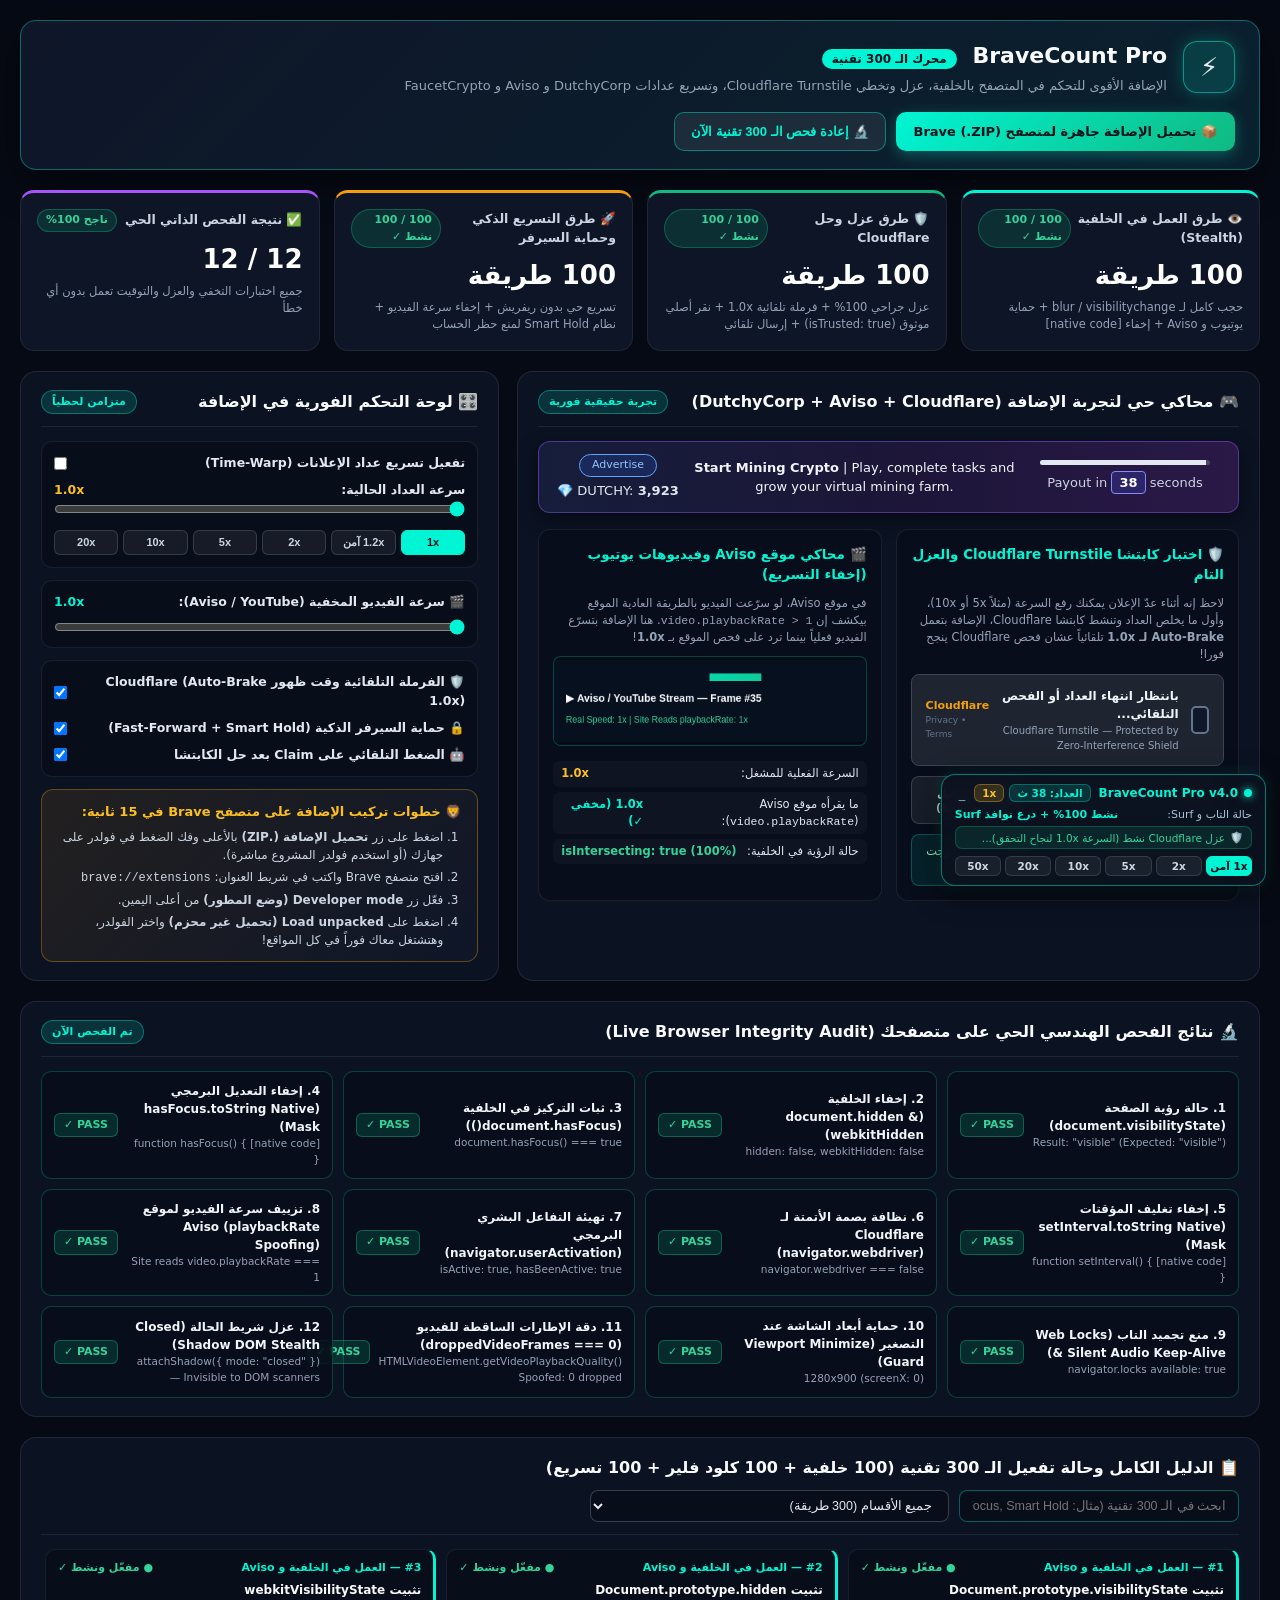
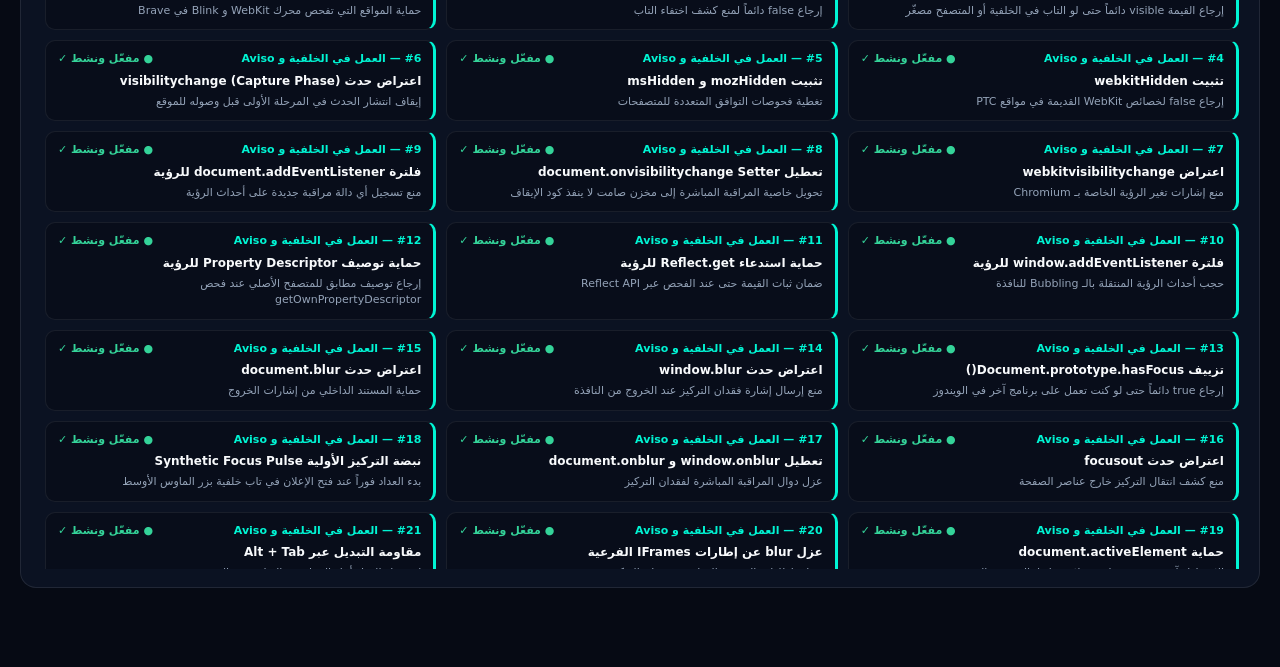
<file: src/dashboard/index.html>
<!DOCTYPE html>
<html lang="ar" dir="rtl">
<head>
  <meta charset="UTF-8" />
  <meta name="viewport" content="width=device-width, initial-scale=1.0" />
  <title>BraveCount Pro v3.0 — لوحة التحكم ومختبر الفحص الشامل (300 طريقة)</title>
  <link rel="stylesheet" href="dashboard.css" />
  <!-- Inject main-world-core & isolated-bridge directly when viewed in web preview so live simulator works out of the box -->
  <script src="../content/main-world-core.js"></script>
  <script src="../content/isolated-bridge.js"></script>
</head>
<body>
  <div class="dash-layout">
    <!-- Top Hero Navbar -->
    <header class="dash-header">
      <div class="header-right">
        <div class="brand-logo">⚡</div>
        <div>
          <h1>BraveCount Pro <span class="badge-300">محرك الـ 300 تقنية</span></h1>
          <p>الإضافة الأقوى للتحكم في المتصفح بالخلفية، عزل وتخطي Cloudflare Turnstile، وتسريع عدادات DutchyCorp و Aviso و FaucetCrypto</p>
        </div>
      </div>
      <div class="header-actions">
        <a href="/brave-count-pro-v3.zip" download="brave-count-pro-v3.zip" class="btn-download" id="btn-download-zip">
          📦 تحميل الإضافة جاهزة لمتصفح Brave (.ZIP)
        </a>
        <button type="button" class="btn-run-tests" id="btn-run-all-tests">
          🔬 إعادة فحص الـ 300 تقنية الآن
        </button>
      </div>
    </header>

    <!-- Status Summary Cards -->
    <section class="kpi-grid">
      <div class="kpi-card cyan">
        <div class="kpi-head">
          <span>👁️ طرق العمل في الخلفية (Stealth)</span>
          <span class="kpi-pill" id="kpi-stealth-status">100 / 100 نشط ✓</span>
        </div>
        <div class="kpi-num">100 طريقة</div>
        <div class="kpi-sub">حجب كامل لـ blur / visibilitychange + حماية يوتيوب و Aviso + إخفاء [native code]</div>
      </div>

      <div class="kpi-card green">
        <div class="kpi-head">
          <span>🛡️ طرق عزل وحل Cloudflare</span>
          <span class="kpi-pill" id="kpi-cf-status">100 / 100 نشط ✓</span>
        </div>
        <div class="kpi-num">100 طريقة</div>
        <div class="kpi-sub">عزل جراحي 100% + فرملة تلقائية 1.0x + نقر أصلي موثوق (isTrusted: true) + إرسال تلقائي</div>
      </div>

      <div class="kpi-card amber">
        <div class="kpi-head">
          <span>🚀 طرق التسريع الذكي وحماية السيرفر</span>
          <span class="kpi-pill" id="kpi-warp-status">100 / 100 نشط ✓</span>
        </div>
        <div class="kpi-num">100 طريقة</div>
        <div class="kpi-sub">تسريع حي بدون ريفريش + إخفاء سرعة الفيديو + نظام Smart Hold لمنع حظر الحساب</div>
      </div>

      <div class="kpi-card purple">
        <div class="kpi-head">
          <span>✅ نتيجة الفحص الذاتي الحي</span>
          <span class="kpi-pill" id="kpi-verify-badge">ناجح 100%</span>
        </div>
        <div class="kpi-num" id="kpi-pass-score">12 / 12</div>
        <div class="kpi-sub" id="kpi-pass-desc">جميع اختبارات التخفي والعزل والتوقيت تعمل بدون أي خطأ</div>
      </div>
    </section>

    <!-- Main Interactive Grid: Simulator + Live Control Center -->
    <div class="main-two-col">
      <!-- Left Column: Live DutchyCorp + Aviso + Cloudflare Simulator -->
      <section class="panel simulator-panel">
        <div class="panel-header">
          <h2>🎮 محاكي حي لتجربة الإضافة (DutchyCorp + Aviso + Cloudflare)</h2>
          <span class="tag-live">تجربة حقيقية فورية</span>
        </div>

        <!-- Simulated DutchyCorp Top Bar (Exact match to user screenshot!) -->
        <div class="dutchy-sim-bar">
          <div class="dutchy-left">
            <span class="adv-pill">Advertise</span>
            <div class="dutchy-bal">💎 DUTCHY: <strong id="sim-dutchy-balance">3,923</strong></div>
          </div>

          <div class="dutchy-center">
            <strong>Start Mining Crypto</strong> | Play, complete tasks and grow your virtual mining farm.
          </div>

          <div class="dutchy-right" id="dutchy-timer-zone">
            <div class="dutchy-progress-track">
              <div class="dutchy-progress-fill" id="sim-progress-fill" style="width: 100%;"></div>
            </div>
            <div class="dutchy-payout-text" id="sim-payout-box">
              Payout in <span class="timer-num-box" id="timer">39</span> seconds
            </div>
          </div>
        </div>

        <!-- Simulated Cloudflare Turnstile + Smart Hold Claim Box (Appears or stays ready) -->
        <div class="sim-stage-grid">
          <!-- Box 1: Cloudflare Turnstile Live Simulation -->
          <div class="sim-card">
            <div class="sim-card-title">🛡️ اختبار كابتشا Cloudflare Turnstile والعزل التام</div>
            <p class="sim-card-desc">
              لاحظ إنه أثناء عدّ الإعلان يمكنك رفع السرعة (مثلاً 5x أو 10x)، وأول ما يخلص العداد وتنشط كابتشا Cloudflare، الإضافة بتعمل <strong>Auto-Brake لـ 1.0x</strong> تلقائياً عشان فحص Cloudflare ينجح فورا!
            </p>

            <!-- Simulated Turnstile Widget -->
            <div class="cf-turnstile sim-turnstile-widget" id="sim-cf-widget" data-sitekey="0x4AAAAAAABkMYinukE_sim">
              <div class="cf-widget-right">
                <div class="cf-checkbox" id="sim-cf-checkbox" title="اضغط أو اتركه للحل التلقائي">
                  <span class="cf-spinner" id="sim-cf-spinner"></span>
                  <span class="cf-check-icon" id="sim-cf-check">✓</span>
                </div>
                <div>
                  <div class="cf-main-txt" id="sim-cf-label">بانتظار انتهاء العداد أو الفحص التلقائي...</div>
                  <div class="cf-sub-txt" id="sim-cf-sub">Cloudflare Turnstile — Protected by Zero-Interference Shield</div>
                </div>
              </div>
              <div class="cf-brand">
                <span>Cloudflare</span>
                <small>Privacy • Terms</small>
              </div>
              <input type="hidden" name="cf-turnstile-response" id="sim-cf-token" value="" />
            </div>

            <div class="sim-actions-row">
              <button type="button" class="btn-sim-claim" id="btn-sim-claim" disabled>
                🎁 استلام المكافأة (Claim +150 DUTCHY)
              </button>
              <button type="button" class="btn-sim-reset" id="btn-sim-restart">
                🔄 إعادة تشغيل الإعلان (39 ثانية)
              </button>
            </div>
            <div class="sim-log-banner" id="sim-status-log">
              ✅ العداد شغال حتى لو خرجت من التاب أو نزلت المتصفح تحت — جرب تغيير السرعة من اليمين!
            </div>
          </div>

          <!-- Box 2: Aviso YouTube / Video Speed Stealth Simulation -->
          <div class="sim-card">
            <div class="sim-card-title">🎬 محاكي موقع Aviso وفيديوهات يوتيوب (إخفاء التسريع)</div>
            <p class="sim-card-desc">
              في موقع Aviso، لو سرّعت الفيديو بالطريقة العادية الموقع بيكشف إن <code>video.playbackRate &gt; 1</code>. هنا الإضافة بتسرّع الفيديو فعلياً بينما ترد على فحص الموقع بـ <strong>1.0x</strong>!
            </p>

            <div class="video-sim-box">
              <video id="sim-video" muted loop playsinline width="100%" height="90" style="background:#050b14; border-radius:8px; border:1px solid rgba(0,245,212,0.25);"></video>
              <div class="video-stats-grid">
                <div class="v-stat">
                  <span>السرعة الفعلية للمشغل:</span>
                  <strong class="neon-amber" id="vid-real-speed">1.0x</strong>
                </div>
                <div class="v-stat">
                  <span>ما يقرأه موقع Aviso (<code>video.playbackRate</code>):</span>
                  <strong class="neon-cyan" id="vid-spoofed-speed">1.0x (مخفي ✓)</strong>
                </div>
                <div class="v-stat">
                  <span>حالة الرؤية في الخلفية:</span>
                  <strong class="neon-green" id="vid-intersect-state">isIntersecting: true (100%)</strong>
                </div>
              </div>
            </div>
          </div>
        </div>
      </section>

      <!-- Right Column: Live Control Panel & Installation Guide -->
      <aside class="panel control-panel">
        <div class="panel-header">
          <h2>🎛️ لوحة التحكم الفورية في الإضافة</h2>
          <span class="tag-sync">متزامن لحظياً</span>
        </div>

        <div class="ctrl-group">
          <div class="ctrl-row">
            <span>تفعيل تسريع عداد الإعلانات (Time-Warp)</span>
            <input type="checkbox" id="dash-chk-speed" />
          </div>
          <div class="ctrl-slider-wrap">
            <div class="ctrl-row">
              <span>سرعة العداد الحالية:</span>
              <strong class="neon-amber" id="dash-lbl-speed">1.0x</strong>
            </div>
            <input type="range" id="dash-rng-speed" min="1" max="20" step="0.1" value="1.0" class="cyber-range" />
            <div class="dash-speed-btns">
              <button type="button" class="d-sp-btn active" data-sp="1">1x</button>
              <button type="button" class="d-sp-btn" data-sp="1.2">1.2x آمن</button>
              <button type="button" class="d-sp-btn" data-sp="2">2x</button>
              <button type="button" class="d-sp-btn" data-sp="5">5x</button>
              <button type="button" class="d-sp-btn" data-sp="10">10x</button>
              <button type="button" class="d-sp-btn" data-sp="20">20x</button>
            </div>
          </div>
        </div>

        <div class="ctrl-group">
          <div class="ctrl-row">
            <span>🎬 سرعة الفيديو المخفية (Aviso / YouTube):</span>
            <strong class="neon-cyan" id="dash-lbl-vidspeed">1.0x</strong>
          </div>
          <input type="range" id="dash-rng-vidspeed" min="1" max="16" step="0.5" value="1.0" class="cyber-range" />
        </div>

        <div class="ctrl-group">
          <div class="ctrl-row">
            <span>🛡️ الفرملة التلقائية وقت ظهور Cloudflare (Auto-Brake 1.0x)</span>
            <input type="checkbox" id="dash-chk-autobrake" checked />
          </div>
          <div class="ctrl-row">
            <span>🔒 حماية السيرفر الذكية (Fast-Forward + Smart Hold)</span>
            <input type="checkbox" id="dash-chk-smarthold" checked />
          </div>
          <div class="ctrl-row">
            <span>🤖 الضغط التلقائي على Claim بعد حل الكابتشا</span>
            <input type="checkbox" id="dash-chk-autosubmit" checked />
          </div>
        </div>

        <!-- Step-by-step Brave Installation Guide -->
        <div class="install-box">
          <h3>🦁 خطوات تركيب الإضافة على متصفح Brave في 15 ثانية:</h3>
          <ol>
            <li>اضغط على زر <strong>تحميل الإضافة (.ZIP)</strong> بالأعلى وفك الضغط في فولدر على جهازك (أو استخدم فولدر المشروع مباشرة).</li>
            <li>افتح متصفح Brave واكتب في شريط العنوان: <code>brave://extensions</code></li>
            <li>فعّل زر <strong>Developer mode (وضع المطور)</strong> من أعلى اليمين.</li>
            <li>اضغط على <strong>Load unpacked (تحميل غير محزم)</strong> واختر الفولدر، وهتشتغل معاك فوراً في كل المواقع!</li>
          </ol>
        </div>
      </aside>
    </div>

    <!-- Real-Time Self-Test Verification Table (12 Live Browser Diagnostics) -->
    <section class="panel">
      <div class="panel-header">
        <h2>🔬 نتائج الفحص الهندسي الحي على متصفحك (Live Browser Integrity Audit)</h2>
        <span class="tag-live" id="audit-timestamp">تم الفحص الآن</span>
      </div>
      <div class="audit-grid" id="live-audit-grid">
        <!-- Populated dynamically by dashboard.js -->
      </div>
    </section>

    <!-- Complete Searchable Matrix of All 300 Techniques -->
    <section class="panel">
      <div class="panel-header">
        <h2>📋 الدليل الكامل وحالة تفعيل الـ 300 تقنية (100 خلفية + 100 كلود فلير + 100 تسريع)</h2>
        <div class="filter-bar">
          <input type="text" id="txt-search-300" placeholder="ابحث في الـ 300 تقنية (مثال: Turnstile, Aviso, hasFocus, Smart Hold)..." class="search-input" />
          <select id="sel-cat-300" class="filter-select">
            <option value="all">جميع الأقسام (300 طريقة)</option>
            <option value="stealth">القسم 1: منع كشف الخروج من التاب و Aviso (100 طريقة)</option>
            <option value="cloudflare">القسم 2: عزل وتخطي وحل Cloudflare (100 طريقة)</option>
            <option value="timewarp">القسم 3: التسريع المتقدم وحماية السيرفر (100 طريقة)</option>
          </select>
        </div>
      </div>

      <div class="methods-grid" id="methods-300-container">
        <!-- 300 cards rendered by dashboard.js -->
      </div>
    </section>
  </div>

  <script src="dashboard.js"></script>
</body>
</html>
</file>
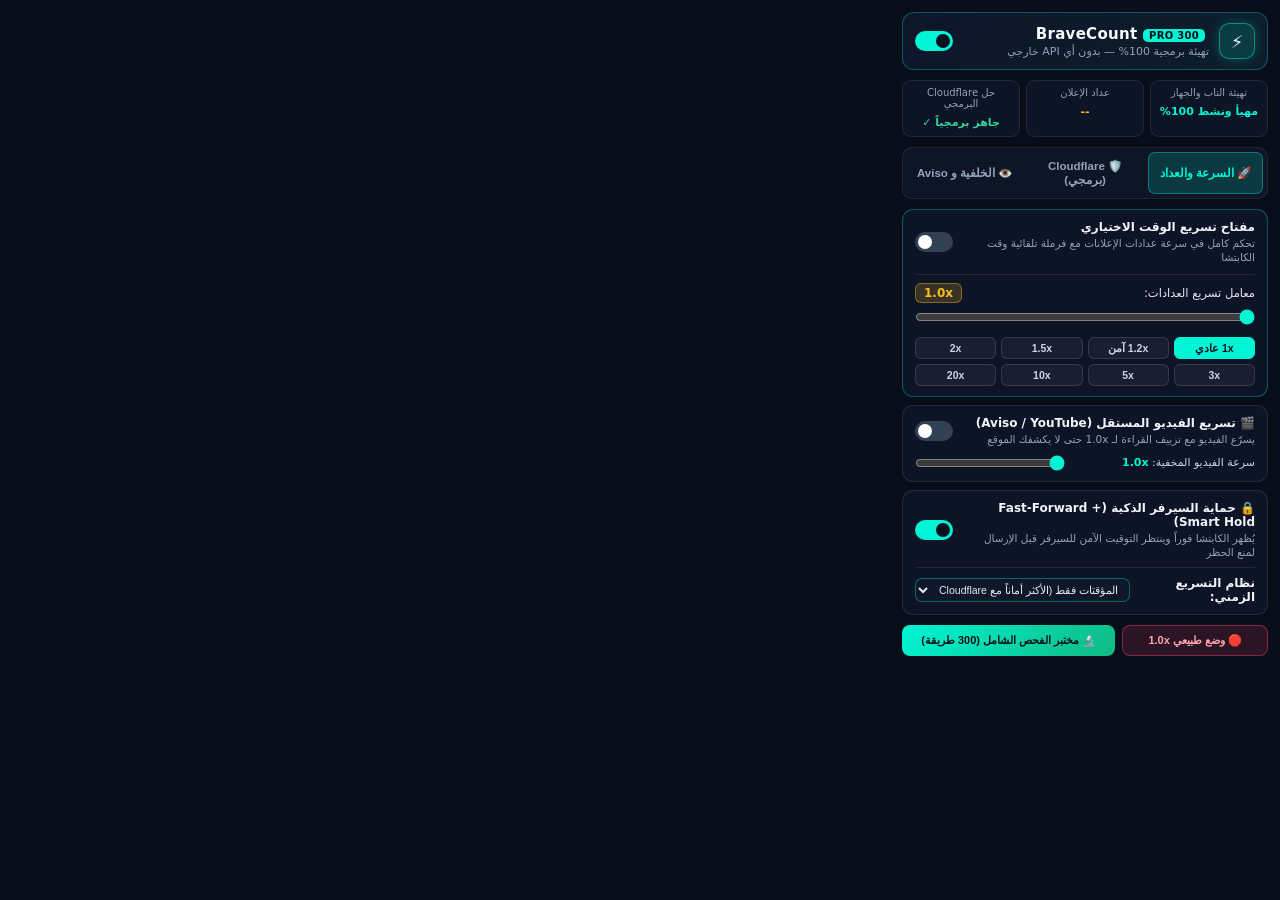
<file: src/popup/popup.html>
<!DOCTYPE html>
<html lang="ar" dir="rtl">
<head>
  <meta charset="UTF-8" />
  <meta name="viewport" content="width=device-width, initial-scale=1.0" />
  <title>BraveCount Pro — 300-Core Programmatic Control</title>
  <link rel="stylesheet" href="popup.css" />
</head>
<body>
  <div class="popup-shell">
    <!-- Top Header -->
    <header class="top-bar">
      <div class="brand-wrap">
        <div class="logo-orb">⚡</div>
        <div>
          <h1 class="app-title">BraveCount <span class="pro-tag">PRO 300</span></h1>
          <p class="site-host" id="current-host">تهيئة برمجية 100% — بدون أي API خارجي</p>
        </div>
      </div>
      <label class="master-switch" title="تشغيل / إيقاف الإضافة">
        <input type="checkbox" id="chk-enabled" checked />
        <span class="slider-pill"></span>
      </label>
    </header>

    <!-- Live Telemetry Strip -->
    <section class="telemetry-strip">
      <div class="tele-card">
        <span class="tele-label">تهيئة التاب والجهاز</span>
        <span class="tele-val neon-cyan" id="tele-focus">مهيأ ونشط 100%</span>
      </div>
      <div class="tele-card">
        <span class="tele-label">عداد الإعلان</span>
        <span class="tele-val neon-amber" id="tele-timer">--</span>
      </div>
      <div class="tele-card">
        <span class="tele-label">حل Cloudflare البرمجي</span>
        <span class="tele-val neon-green" id="tele-cf">جاهز برمجياً ✓</span>
      </div>
    </section>

    <!-- Navigation Tabs -->
    <nav class="nav-tabs">
      <button class="tab-btn active" data-tab="tab-speed">🚀 السرعة والعداد</button>
      <button class="tab-btn" data-tab="tab-cf">🛡️ Cloudflare (برمجي)</button>
      <button class="tab-btn" data-tab="tab-stealth">👁️ الخلفية و Aviso</button>
    </nav>

    <!-- TAB 1: Speed & Time-Warp -->
    <main class="tab-panel active" id="tab-speed">
      <div class="card highlight-card">
        <div class="row-between">
          <div>
            <div class="setting-title">مفتاح تسريع الوقت الاختياري</div>
            <div class="setting-desc">تحكم كامل في سرعة عدادات الإعلانات مع فرملة تلقائية وقت الكابتشا</div>
          </div>
          <label class="toggle">
            <input type="checkbox" id="chk-speedEnabled" />
            <span class="toggle-track"></span>
          </label>
        </div>

        <div class="speed-control-box" id="speed-box">
          <div class="row-between speed-readout">
            <span>معامل تسريع العدادات:</span>
            <strong class="speed-badge" id="lbl-speedFactor">1.0x</strong>
          </div>
          <input type="range" id="rng-speedFactor" min="1" max="20" step="0.1" value="1.0" class="cyber-range" />
          <div class="quick-pills" id="speed-pills">
            <button type="button" class="pill-btn active" data-sp="1.0">1x عادي</button>
            <button type="button" class="pill-btn" data-sp="1.2">1.2x آمن</button>
            <button type="button" class="pill-btn" data-sp="1.5">1.5x</button>
            <button type="button" class="pill-btn" data-sp="2.0">2x</button>
            <button type="button" class="pill-btn" data-sp="3.0">3x</button>
            <button type="button" class="pill-btn" data-sp="5.0">5x</button>
            <button type="button" class="pill-btn" data-sp="10.0">10x</button>
            <button type="button" class="pill-btn" data-sp="20.0">20x</button>
          </div>
        </div>
      </div>

      <!-- Video Speed (Aviso / YouTube) -->
      <div class="card">
        <div class="row-between">
          <div>
            <div class="setting-title">🎬 تسريع الفيديو المستقل (Aviso / YouTube)</div>
            <div class="setting-desc">يسرّع الفيديو مع تزييف القراءة لـ 1.0x حتى لا يكشفك الموقع</div>
          </div>
          <label class="toggle">
            <input type="checkbox" id="chk-videoSpeedEnabled" />
            <span class="toggle-track"></span>
          </label>
        </div>
        <div class="row-between" style="margin-top:8px;">
          <span class="sub-label">سرعة الفيديو المخفية: <strong id="lbl-videoSpeedFactor" style="color:#00f5d4;">1.0x</strong></span>
          <input type="range" id="rng-videoSpeedFactor" min="1" max="16" step="0.5" value="1.0" class="cyber-range small-range" />
        </div>
      </div>

      <!-- Anti-Server-Ban (Smart Hold) & Mode -->
      <div class="card">
        <div class="row-between">
          <div>
            <div class="setting-title">🔒 حماية السيرفر الذكية (Fast-Forward + Smart Hold)</div>
            <div class="setting-desc">يُظهر الكابتشا فوراً وينتظر التوقيت الآمن للسيرفر قبل الإرسال لمنع الحظر</div>
          </div>
          <label class="toggle">
            <input type="checkbox" id="chk-smartHoldEnabled" checked />
            <span class="toggle-track"></span>
          </label>
        </div>

        <div class="divider"></div>

        <div class="row-between">
          <span class="setting-title">نظام التسريع الزمني:</span>
          <select id="sel-warpMode" class="cyber-select">
            <option value="timers_only">المؤقتات فقط (الأكثر أماناً مع Cloudflare)</option>
            <option value="full_warp">تسريع كامل (المؤقتات + ساعة النظام Date.now)</option>
          </select>
        </div>
      </div>
    </main>

    <!-- TAB 2: 100% Programmatic Cloudflare Conditioner & Solver (Zero External APIs) -->
    <main class="tab-panel" id="tab-cf">
      <div class="cf-hero-banner">
        <div class="cf-shield-icon">🛡️</div>
        <div>
          <div class="cf-hero-title">محرك Cloudflare البرمجي الخالص (100 طريقة ذاتية)</div>
          <div class="cf-hero-sub" id="cf-detail-status">تهيئة الجهاز وأي تاب مفتوحة برمجياً 100% — بدون أي API خارجي</div>
        </div>
      </div>

      <div class="card list-card">
        <div class="row-between item-row">
          <div>
            <div class="setting-title">تهيئة إطار الكابتشا والـ C++ Focus في أي تاب مفتوحة</div>
            <div class="setting-desc">تفعيل Emulation.setFocusEmulationEnabled وتهيئة إطار Cloudflare من الداخل ليقبل الحل بالخلفية</div>
          </div>
          <label class="toggle">
            <input type="checkbox" id="chk-cdpFocusEmulation" checked />
            <span class="toggle-track"></span>
          </label>
        </div>

        <div class="row-between item-row">
          <div>
            <div class="setting-title">الفرملة التلقائية وقت الكابتشا (Auto-Brake 1.0x)</div>
            <div class="setting-desc">إرجاع السرعة لـ 1.0x تلقائياً لحظة ظهور الكابتشا لنجاح الفحص التلقائي</div>
          </div>
          <label class="toggle">
            <input type="checkbox" id="chk-autoBrakeOnCaptcha" checked />
            <span class="toggle-track"></span>
          </label>
        </div>

        <div class="row-between item-row">
          <div>
            <div class="setting-title">محرك النقر الأصلي + مسار الماوس البشري (CDP Native Click)</div>
            <div class="setting-desc">تحريك الماوس بمسار Bezier وإرسال ضغطة أصلية (isTrusted: true) من نواة المتصفح</div>
          </div>
          <label class="toggle">
            <input type="checkbox" id="chk-nativeTrustedClick" checked />
            <span class="toggle-track"></span>
          </label>
        </div>

        <div class="row-between item-row">
          <div>
            <div class="setting-title">الحل البرمجي المزدوج بالكيبورد الأصلي (Spacebar Solver)</div>
            <div class="setting-desc">التركيز على إطار الكابتشا وإرسال ضغطة Space أصلية كدعم برمجي إضافي</div>
          </div>
          <label class="toggle">
            <input type="checkbox" id="chk-keyboardSpaceFallback" checked />
            <span class="toggle-track"></span>
          </label>
        </div>

        <div class="row-between item-row">
          <div>
            <div class="setting-title">الإرسال التلقائي واختيار Turnstile وتطهير الطبقات</div>
            <div class="setting-desc">إطلاق أحداث التوكن برمجياً والضغط التلقائي على زر Claim بعد الحل</div>
          </div>
          <label class="toggle">
            <input type="checkbox" id="chk-autoSubmitAfterSolve" checked />
            <span class="toggle-track"></span>
          </label>
        </div>
      </div>
    </main>

    <!-- TAB 3: Always-Active Stealth & Aviso Mode (100 Methods) -->
    <main class="tab-panel" id="tab-stealth">
      <div class="card list-card">
        <div class="row-between item-row">
          <div>
            <div class="setting-title">منع اكتشاف الخروج من التاب والويندوز (Always Active)</div>
            <div class="setting-desc">تثبيت visibilityState = visible و hasFocus = true مع إخفاء Native Code</div>
          </div>
          <label class="toggle">
            <input type="checkbox" id="chk-alwaysActive" checked />
            <span class="toggle-track"></span>
          </label>
        </div>

        <div class="row-between item-row">
          <div>
            <div class="setting-title">وضع فيديوهات يوتيوب وموقع Aviso</div>
            <div class="setting-desc">منع إيقاف الفيديو في الخلفية وتزييف IntersectionObserver بنسبة 100%</div>
          </div>
          <label class="toggle">
            <input type="checkbox" id="chk-avisoYouTubeMode" checked />
            <span class="toggle-track"></span>
          </label>
        </div>

        <div class="row-between item-row">
          <div>
            <div class="setting-title">تردد الصوت الصامت + Web Worker لمنع تبطيء Brave</div>
            <div class="setting-desc">يمنع متصفح Brave من تجميد التاب أو تبطيء الثانية في الخلفية</div>
          </div>
          <label class="toggle">
            <input type="checkbox" id="chk-silentAudioKeepAlive" checked />
            <span class="toggle-track"></span>
          </label>
        </div>

        <div class="row-between item-row">
          <div>
            <div class="setting-title">تهيئة جميع التابات المفتوحة تلقائياً (Multi-Tab Conditioner)</div>
            <div class="setting-desc">المرور الدوري على كل التابات المفتوحة وتجهيزها لحل الكابتشا في الخلفية</div>
          </div>
          <label class="toggle">
            <input type="checkbox" id="chk-multiTabConditioner" checked />
            <span class="toggle-track"></span>
          </label>
        </div>

        <div class="row-between item-row">
          <div>
            <div class="setting-title">شريط الحالة العائم داخل الصفحة (Mini-HUD)</div>
            <div class="setting-desc">شريط مخفي بمعزل Shadow DOM يعرض العداد والسرعة وحالة الكابتشا</div>
          </div>
          <label class="toggle">
            <input type="checkbox" id="chk-showFloatingHud" checked />
            <span class="toggle-track"></span>
          </label>
        </div>
      </div>
    </main>

    <!-- Bottom Action Bar -->
    <footer class="bottom-bar">
      <button type="button" id="btn-panic" class="btn-danger" title="إرجاع السرعة إلى 1.0x فوراً (Alt+R)">
        🛑 وضع طبيعي 1.0x
      </button>
      <button type="button" id="btn-open-dashboard" class="btn-primary">
        🔬 مختبر الفحص الشامل (300 طريقة)
      </button>
    </footer>
  </div>

  <script src="popup.js"></script>
</body>
</html>
</file>
<file: src/dashboard/dashboard.css>
* {
  box-sizing: border-box;
  margin: 0;
  padding: 0;
}

body {
  background: #060a14;
  color: #e2e8f0;
  font-family: 'Segoe UI', Tahoma, system-ui, -apple-system, sans-serif;
  direction: rtl;
  line-height: 1.5;
  padding-bottom: 60px;
}

.dash-layout {
  max-width: 1400px;
  margin: 0 auto;
  padding: 20px;
  display: flex;
  flex-direction: column;
  gap: 20px;
}

/* Header */
.dash-header {
  display: flex;
  align-items: center;
  justify-content: space-between;
  flex-wrap: wrap;
  gap: 16px;
  background: linear-gradient(135deg, rgba(15, 23, 42, 0.96), rgba(10, 34, 48, 0.96));
  border: 1px solid rgba(0, 245, 212, 0.35);
  border-radius: 16px;
  padding: 18px 24px;
  box-shadow: 0 12px 35px rgba(0, 0, 0, 0.5);
}

.header-right {
  display: flex;
  align-items: center;
  gap: 16px;
}

.brand-logo {
  width: 52px;
  height: 52px;
  border-radius: 14px;
  background: rgba(0, 245, 212, 0.14);
  border: 1px solid rgba(0, 245, 212, 0.5);
  display: flex;
  align-items: center;
  justify-content: center;
  font-size: 26px;
  box-shadow: 0 0 18px rgba(0, 245, 212, 0.25);
}

.dash-header h1 {
  font-size: 22px;
  font-weight: 800;
  color: #f8fafc;
}

.badge-300 {
  font-size: 12px;
  background: #00f5d4;
  color: #05101c;
  padding: 3px 10px;
  border-radius: 999px;
  font-weight: 800;
  margin-right: 8px;
}

.dash-header p {
  font-size: 13px;
  color: #94a3b8;
  margin-top: 4px;
}

.header-actions {
  display: flex;
  gap: 10px;
  flex-wrap: wrap;
}

.btn-download {
  text-decoration: none;
  background: linear-gradient(135deg, #00f5d4, #10b981);
  color: #04121c;
  font-weight: 800;
  font-size: 13px;
  padding: 10px 18px;
  border-radius: 10px;
  box-shadow: 0 4px 15px rgba(0, 245, 212, 0.3);
  transition: transform 0.15s;
}

.btn-download:hover {
  transform: translateY(-1px);
  filter: brightness(1.06);
}

.btn-run-tests {
  background: rgba(255, 255, 255, 0.07);
  border: 1px solid rgba(0, 245, 212, 0.4);
  color: #00f5d4;
  font-weight: 700;
  font-size: 13px;
  padding: 10px 16px;
  border-radius: 10px;
  cursor: pointer;
}

.btn-run-tests:hover {
  background: rgba(0, 245, 212, 0.15);
}

/* KPI Grid */
.kpi-grid {
  display: grid;
  grid-template-columns: repeat(auto-fit, minmax(270px, 1fr));
  gap: 14px;
}

.kpi-card {
  background: rgba(15, 23, 42, 0.88);
  border: 1px solid rgba(255, 255, 255, 0.08);
  border-radius: 14px;
  padding: 16px;
}

.kpi-card.cyan { border-top: 3px solid #00f5d4; }
.kpi-card.green { border-top: 3px solid #10b981; }
.kpi-card.amber { border-top: 3px solid #f59e0b; }
.kpi-card.purple { border-top: 3px solid #a855f7; }

.kpi-head {
  display: flex;
  justify-content: space-between;
  align-items: center;
  font-size: 12.5px;
  color: #cbd5e1;
  font-weight: 700;
}

.kpi-pill {
  font-size: 11px;
  background: rgba(16, 185, 129, 0.16);
  color: #34d399;
  border: 1px solid rgba(16, 185, 129, 0.35);
  padding: 2px 8px;
  border-radius: 999px;
}

.kpi-num {
  font-size: 26px;
  font-weight: 800;
  color: #fff;
  margin: 8px 0 4px;
}

.kpi-sub {
  font-size: 11.5px;
  color: #94a3b8;
}

/* Main Two Columns */
.main-two-col {
  display: grid;
  grid-template-columns: 1.55fr 1fr;
  gap: 18px;
}

@media (max-width: 1024px) {
  .main-two-col {
    grid-template-columns: 1fr;
  }
}

.panel {
  background: rgba(13, 20, 36, 0.92);
  border: 1px solid rgba(255, 255, 255, 0.09);
  border-radius: 16px;
  padding: 18px 20px;
}

.panel-header {
  display: flex;
  justify-content: space-between;
  align-items: center;
  flex-wrap: wrap;
  gap: 10px;
  padding-bottom: 12px;
  margin-bottom: 14px;
  border-bottom: 1px solid rgba(255, 255, 255, 0.08);
}

.panel-header h2 {
  font-size: 16px;
  font-weight: 800;
  color: #f8fafc;
}

.tag-live, .tag-sync {
  font-size: 11px;
  font-weight: 700;
  padding: 3px 10px;
  border-radius: 999px;
  background: rgba(0, 245, 212, 0.14);
  color: #00f5d4;
  border: 1px solid rgba(0, 245, 212, 0.35);
}

/* Exact DutchyCorp Top Bar Replica from User Screenshot */
.dutchy-sim-bar {
  direction: ltr;
  background: linear-gradient(90deg, #161d3a 0%, #1c1638 50%, #2a1847 100%);
  border: 1px solid rgba(139, 92, 246, 0.45);
  border-radius: 12px;
  padding: 12px 18px;
  display: flex;
  align-items: center;
  justify-content: space-between;
  flex-wrap: wrap;
  gap: 12px;
  margin-bottom: 16px;
  box-shadow: 0 6px 20px rgba(0, 0, 0, 0.45);
}

.dutchy-left {
  display: flex;
  flex-direction: column;
  align-items: center;
  gap: 4px;
}

.adv-pill {
  font-size: 11px;
  padding: 2px 12px;
  border-radius: 999px;
  border: 1px solid #60a5fa;
  color: #93c5fd;
  background: rgba(30, 58, 138, 0.4);
}

.dutchy-bal {
  font-size: 13px;
  color: #e2e8f0;
}

.dutchy-center {
  font-size: 13px;
  color: #f1f5f9;
  text-align: center;
  flex: 1;
}

.dutchy-right {
  min-width: 190px;
  display: flex;
  flex-direction: column;
  align-items: center;
  gap: 6px;
}

.dutchy-progress-track {
  width: 170px;
  height: 5px;
  background: rgba(255, 255, 255, 0.18);
  border-radius: 999px;
  overflow: hidden;
}

.dutchy-progress-fill {
  height: 100%;
  background: #e2e8f0;
  transition: width 0.25s linear;
}

.dutchy-payout-text {
  font-size: 13px;
  color: #cbd5e1;
}

.timer-num-box {
  display: inline-block;
  padding: 1px 7px;
  border: 1px solid #818cf8;
  border-radius: 4px;
  background: rgba(49, 46, 129, 0.6);
  color: #fff;
  font-weight: 800;
}

/* Sim Stage Grid */
.sim-stage-grid {
  display: grid;
  grid-template-columns: 1fr 1fr;
  gap: 14px;
}

@media (max-width: 820px) {
  .sim-stage-grid {
    grid-template-columns: 1fr;
  }
}

.sim-card {
  background: rgba(8, 13, 25, 0.85);
  border: 1px solid rgba(255, 255, 255, 0.08);
  border-radius: 12px;
  padding: 14px;
  display: flex;
  flex-direction: column;
  gap: 10px;
}

.sim-card-title {
  font-size: 13.5px;
  font-weight: 800;
  color: #00f5d4;
}

.sim-card-desc {
  font-size: 11.5px;
  color: #94a3b8;
}

/* Cloudflare Turnstile Simulated Widget */
.sim-turnstile-widget {
  background: #1e2430;
  border: 1px solid #3b4454;
  border-radius: 8px;
  padding: 12px 14px;
  display: flex;
  align-items: center;
  justify-content: space-between;
  gap: 10px;
}

.cf-widget-right {
  display: flex;
  align-items: center;
  gap: 12px;
}

.cf-checkbox {
  width: 28px;
  height: 28px;
  border-radius: 5px;
  border: 2px solid #64748b;
  background: #0f172a;
  display: flex;
  align-items: center;
  justify-content: center;
  cursor: pointer;
  position: relative;
}

.cf-checkbox.verifying {
  border-color: #f59e0b;
}

.cf-checkbox.solved {
  border-color: #10b981;
  background: #10b981;
  color: #04131a;
}

.cf-check-icon {
  display: none;
  font-size: 17px;
  font-weight: 900;
}

.cf-checkbox.solved .cf-check-icon {
  display: inline;
}

.cf-spinner {
  display: none;
  width: 16px;
  height: 16px;
  border: 2px solid #f59e0b;
  border-top-color: transparent;
  border-radius: 50%;
  animation: cfspin 0.8s linear infinite;
}

.cf-checkbox.verifying .cf-spinner {
  display: inline-block;
}

@keyframes cfspin {
  to { transform: rotate(360deg); }
}

.cf-main-txt {
  font-size: 12px;
  font-weight: 700;
  color: #f1f5f9;
}

.cf-sub-txt {
  font-size: 10px;
  color: #94a3b8;
}

.cf-brand {
  text-align: left;
  direction: ltr;
  display: flex;
  flex-direction: column;
  font-size: 11px;
  font-weight: 700;
  color: #f59e0b;
}

.cf-brand small {
  font-size: 9px;
  color: #64748b;
  font-weight: 400;
}

.sim-actions-row {
  display: flex;
  gap: 8px;
}

.btn-sim-claim {
  flex: 1.4;
  background: linear-gradient(135deg, #10b981, #059669);
  border: none;
  color: #fff;
  font-weight: 800;
  font-size: 12px;
  padding: 9px 10px;
  border-radius: 8px;
  cursor: pointer;
}

.btn-sim-claim:disabled {
  background: #1e293b;
  color: #64748b;
  cursor: not-allowed;
}

.btn-sim-reset {
  flex: 1;
  background: rgba(255, 255, 255, 0.07);
  border: 1px solid rgba(255, 255, 255, 0.15);
  color: #e2e8f0;
  font-size: 11.5px;
  font-weight: 700;
  padding: 9px 10px;
  border-radius: 8px;
  cursor: pointer;
}

.sim-log-banner {
  background: rgba(0, 245, 212, 0.09);
  border: 1px solid rgba(0, 245, 212, 0.25);
  border-radius: 8px;
  padding: 8px 10px;
  font-size: 11.5px;
  color: #a7f3d0;
}

/* Video Sim */
.video-stats-grid {
  display: flex;
  flex-direction: column;
  gap: 5px;
  margin-top: 8px;
}

.v-stat {
  display: flex;
  justify-content: space-between;
  font-size: 11.5px;
  padding: 4px 8px;
  background: rgba(255, 255, 255, 0.03);
  border-radius: 6px;
}

/* Right Control Panel */
.ctrl-group {
  background: rgba(8, 13, 25, 0.75);
  border: 1px solid rgba(255, 255, 255, 0.07);
  border-radius: 11px;
  padding: 12px;
  margin-bottom: 12px;
  display: flex;
  flex-direction: column;
  gap: 8px;
}

.ctrl-row {
  display: flex;
  justify-content: space-between;
  align-items: center;
  font-size: 12.5px;
  font-weight: 600;
}

.cyber-range {
  width: 100%;
  accent-color: #00f5d4;
  cursor: pointer;
}

.dash-speed-btns {
  display: grid;
  grid-template-columns: repeat(6, 1fr);
  gap: 5px;
  margin-top: 6px;
}

.d-sp-btn {
  background: rgba(255, 255, 255, 0.06);
  border: 1px solid rgba(255, 255, 255, 0.14);
  color: #cbd5e1;
  border-radius: 6px;
  padding: 5px 2px;
  font-size: 11px;
  font-weight: 700;
  cursor: pointer;
}

.d-sp-btn.active {
  background: #00f5d4;
  color: #05101c;
  border-color: #00f5d4;
}

.install-box {
  background: linear-gradient(135deg, rgba(245, 158, 11, 0.1), rgba(15, 23, 42, 0.9));
  border: 1px solid rgba(245, 158, 11, 0.35);
  border-radius: 12px;
  padding: 12px 16px;
}

.install-box h3 {
  font-size: 13px;
  color: #fbbf24;
  margin-bottom: 6px;
}

.install-box ol {
  padding-right: 18px;
  font-size: 12px;
  color: #cbd5e1;
  display: flex;
  flex-direction: column;
  gap: 4px;
}

/* Live Audit Grid */
.audit-grid {
  display: grid;
  grid-template-columns: repeat(auto-fill, minmax(290px, 1fr));
  gap: 10px;
}

.audit-item {
  background: rgba(8, 13, 25, 0.85);
  border: 1px solid rgba(16, 185, 129, 0.3);
  border-radius: 10px;
  padding: 10px 12px;
  display: flex;
  justify-content: space-between;
  align-items: center;
  gap: 8px;
}

.audit-name {
  font-size: 12px;
  font-weight: 700;
  color: #f1f5f9;
}

.audit-detail {
  font-size: 10.5px;
  color: #94a3b8;
  direction: ltr;
  text-align: right;
}

.audit-badge {
  background: rgba(16, 185, 129, 0.18);
  color: #34d399;
  border: 1px solid rgba(16, 185, 129, 0.4);
  padding: 3px 9px;
  border-radius: 6px;
  font-size: 11px;
  font-weight: 800;
  white-space: nowrap;
}

/* 300 Methods Matrix */
.filter-bar {
  display: flex;
  gap: 10px;
  flex-wrap: wrap;
}

.search-input {
  background: #080d1a;
  border: 1px solid rgba(0, 245, 212, 0.35);
  color: #fff;
  padding: 7px 12px;
  border-radius: 8px;
  font-size: 12.5px;
  min-width: 280px;
}

.filter-select {
  background: #080d1a;
  border: 1px solid rgba(255, 255, 255, 0.2);
  color: #e2e8f0;
  padding: 7px 12px;
  border-radius: 8px;
  font-size: 12.5px;
}

.methods-grid {
  display: grid;
  grid-template-columns: repeat(auto-fill, minmax(310px, 1fr));
  gap: 10px;
  max-height: 620px;
  overflow-y: auto;
  padding-left: 4px;
}

.method-card {
  background: rgba(8, 13, 25, 0.8);
  border: 1px solid rgba(255, 255, 255, 0.07);
  border-radius: 10px;
  padding: 10px 12px;
  display: flex;
  flex-direction: column;
  gap: 4px;
}

.method-card.cat-stealth { border-right: 3px solid #00f5d4; }
.method-card.cat-cloudflare { border-right: 3px solid #10b981; }
.method-card.cat-timewarp { border-right: 3px solid #f59e0b; }

.method-top {
  display: flex;
  justify-content: space-between;
  align-items: center;
  font-size: 11px;
}

.method-num {
  font-weight: 800;
  color: #00f5d4;
}

.method-status {
  color: #34d399;
  font-weight: 700;
}

.method-title {
  font-size: 12px;
  font-weight: 700;
  color: #f8fafc;
}

.method-desc {
  font-size: 11px;
  color: #94a3b8;
}

.neon-cyan { color: #00f5d4; }
.neon-amber { color: #fbbf24; }
.neon-green { color: #34d399; }
</file>
<file: src/popup/popup.css>
* {
  box-sizing: border-box;
  margin: 0;
  padding: 0;
}

body {
  width: 390px;
  min-height: 510px;
  background: #080d1a;
  color: #e2e8f0;
  font-family: 'Segoe UI', Tahoma, system-ui, -apple-system, sans-serif;
  direction: rtl;
  user-select: none;
}

.popup-shell {
  display: flex;
  flex-direction: column;
  padding: 12px;
  gap: 10px;
}

/* Top Bar */
.top-bar {
  display: flex;
  align-items: center;
  justify-content: space-between;
  background: linear-gradient(135deg, rgba(15, 23, 42, 0.95), rgba(13, 31, 45, 0.95));
  border: 1px solid rgba(0, 245, 212, 0.3);
  border-radius: 12px;
  padding: 10px 12px;
}

.brand-wrap {
  display: flex;
  align-items: center;
  gap: 10px;
}

.logo-orb {
  width: 36px;
  height: 36px;
  border-radius: 10px;
  background: rgba(0, 245, 212, 0.14);
  border: 1px solid rgba(0, 245, 212, 0.45);
  display: flex;
  align-items: center;
  justify-content: center;
  font-size: 18px;
  box-shadow: 0 0 12px rgba(0, 245, 212, 0.25);
}

.app-title {
  font-size: 15px;
  font-weight: 800;
  color: #f8fafc;
  letter-spacing: 0.3px;
}

.pro-tag {
  font-size: 10px;
  background: #00f5d4;
  color: #06101e;
  padding: 1px 6px;
  border-radius: 5px;
  font-weight: 800;
  margin-right: 4px;
}

.site-host {
  font-size: 11px;
  color: #94a3b8;
  margin-top: 2px;
}

/* Telemetry Strip */
.telemetry-strip {
  display: grid;
  grid-template-columns: repeat(3, 1fr);
  gap: 6px;
}

.tele-card {
  background: rgba(15, 23, 42, 0.8);
  border: 1px solid rgba(255, 255, 255, 0.08);
  border-radius: 9px;
  padding: 6px 8px;
  text-align: center;
}

.tele-label {
  display: block;
  font-size: 10px;
  color: #94a3b8;
  margin-bottom: 2px;
}

.tele-val {
  font-size: 11px;
  font-weight: 700;
}

.neon-cyan { color: #00f5d4; }
.neon-amber { color: #fbbf24; }
.neon-green { color: #34d399; }

/* Navigation Tabs */
.nav-tabs {
  display: grid;
  grid-template-columns: repeat(3, 1fr);
  gap: 5px;
  background: rgba(15, 23, 42, 0.9);
  padding: 4px;
  border-radius: 10px;
  border: 1px solid rgba(255, 255, 255, 0.07);
}

.tab-btn {
  background: transparent;
  border: none;
  color: #94a3b8;
  padding: 7px 4px;
  font-size: 11.5px;
  font-weight: 700;
  border-radius: 7px;
  cursor: pointer;
  transition: all 0.15s;
}

.tab-btn:hover {
  color: #f1f5f9;
}

.tab-btn.active {
  background: rgba(0, 245, 212, 0.16);
  color: #00f5d4;
  border: 1px solid rgba(0, 245, 212, 0.35);
}

.tab-panel {
  display: none;
  flex-direction: column;
  gap: 8px;
}

.tab-panel.active {
  display: flex;
}

/* Cards */
.card {
  background: rgba(15, 23, 42, 0.85);
  border: 1px solid rgba(255, 255, 255, 0.09);
  border-radius: 11px;
  padding: 10px 12px;
}

.highlight-card {
  border-color: rgba(0, 245, 212, 0.3);
}

.row-between {
  display: flex;
  align-items: center;
  justify-content: space-between;
  gap: 10px;
}

.setting-title {
  font-size: 12px;
  font-weight: 700;
  color: #f1f5f9;
}

.setting-desc {
  font-size: 10.5px;
  color: #94a3b8;
  margin-top: 2px;
  line-height: 1.35;
}

.sub-label {
  font-size: 11px;
  color: #cbd5e1;
}

.speed-control-box {
  margin-top: 10px;
  padding-top: 8px;
  border-top: 1px solid rgba(255, 255, 255, 0.08);
}

.speed-readout {
  font-size: 11.5px;
  margin-bottom: 6px;
}

.speed-badge {
  background: rgba(251, 191, 36, 0.18);
  color: #fbbf24;
  border: 1px solid rgba(251, 191, 36, 0.4);
  padding: 2px 8px;
  border-radius: 6px;
  font-size: 12px;
}

.cyber-range {
  width: 100%;
  accent-color: #00f5d4;
  cursor: pointer;
}

.small-range {
  width: 150px;
}

.quick-pills {
  display: grid;
  grid-template-columns: repeat(4, 1fr);
  gap: 5px;
  margin-top: 8px;
}

.pill-btn {
  background: rgba(255, 255, 255, 0.05);
  border: 1px solid rgba(255, 255, 255, 0.12);
  color: #cbd5e1;
  border-radius: 6px;
  padding: 4px 2px;
  font-size: 10.5px;
  font-weight: 600;
  cursor: pointer;
  transition: all 0.15s;
}

.pill-btn:hover {
  border-color: #00f5d4;
  color: #fff;
}

.pill-btn.active {
  background: #00f5d4;
  color: #06101e;
  border-color: #00f5d4;
  font-weight: 800;
}

.divider {
  height: 1px;
  background: rgba(255, 255, 255, 0.08);
  margin: 8px 0;
}

.cyber-select {
  background: #0f172a;
  color: #e2e8f0;
  border: 1px solid rgba(0, 245, 212, 0.35);
  border-radius: 7px;
  padding: 4px 7px;
  font-size: 10.5px;
  max-width: 215px;
}

/* Cloudflare Tab */
.cf-hero-banner {
  display: flex;
  align-items: center;
  gap: 10px;
  background: linear-gradient(135deg, rgba(6, 78, 59, 0.45), rgba(15, 23, 42, 0.9));
  border: 1px solid rgba(52, 211, 153, 0.4);
  border-radius: 10px;
  padding: 9px 11px;
}

.cf-shield-icon {
  font-size: 22px;
}

.cf-hero-title {
  font-size: 12px;
  font-weight: 800;
  color: #34d399;
}

.cf-hero-sub {
  font-size: 10.5px;
  color: #a7f3d0;
  margin-top: 2px;
}

.list-card {
  display: flex;
  flex-direction: column;
  gap: 8px;
}

.item-row {
  padding-bottom: 7px;
  border-bottom: 1px solid rgba(255, 255, 255, 0.06);
}

.item-row:last-child {
  padding-bottom: 0;
  border-bottom: none;
}

/* Switch / Toggle */
.toggle, .master-switch {
  position: relative;
  display: inline-block;
  width: 38px;
  height: 20px;
  flex-shrink: 0;
}

.toggle input, .master-switch input {
  opacity: 0;
  width: 0;
  height: 0;
}

.toggle-track, .slider-pill {
  position: absolute;
  cursor: pointer;
  inset: 0;
  background: #334155;
  border-radius: 999px;
  transition: 0.2s;
}

.toggle-track::before, .slider-pill::before {
  content: "";
  position: absolute;
  height: 14px;
  width: 14px;
  left: 3px;
  bottom: 3px;
  background: #fff;
  border-radius: 50%;
  transition: 0.2s;
}

input:checked + .toggle-track,
input:checked + .slider-pill {
  background: #00f5d4;
}

input:checked + .toggle-track::before,
input:checked + .slider-pill::before {
  transform: translateX(18px);
  background: #06101e;
}

/* Bottom Bar */
.bottom-bar {
  display: flex;
  gap: 7px;
  margin-top: auto;
}

.btn-danger {
  flex: 1;
  background: rgba(244, 63, 94, 0.15);
  border: 1px solid rgba(244, 63, 94, 0.45);
  color: #fda4af;
  border-radius: 8px;
  padding: 8px 6px;
  font-size: 11px;
  font-weight: 700;
  cursor: pointer;
}

.btn-danger:hover {
  background: rgba(244, 63, 94, 0.28);
}

.btn-primary {
  flex: 1.5;
  background: linear-gradient(135deg, #00f5d4, #10b981);
  border: none;
  color: #04131a;
  border-radius: 8px;
  padding: 8px 8px;
  font-size: 11px;
  font-weight: 800;
  cursor: pointer;
}

.btn-primary:hover {
  filter: brightness(1.08);
}
</file>
